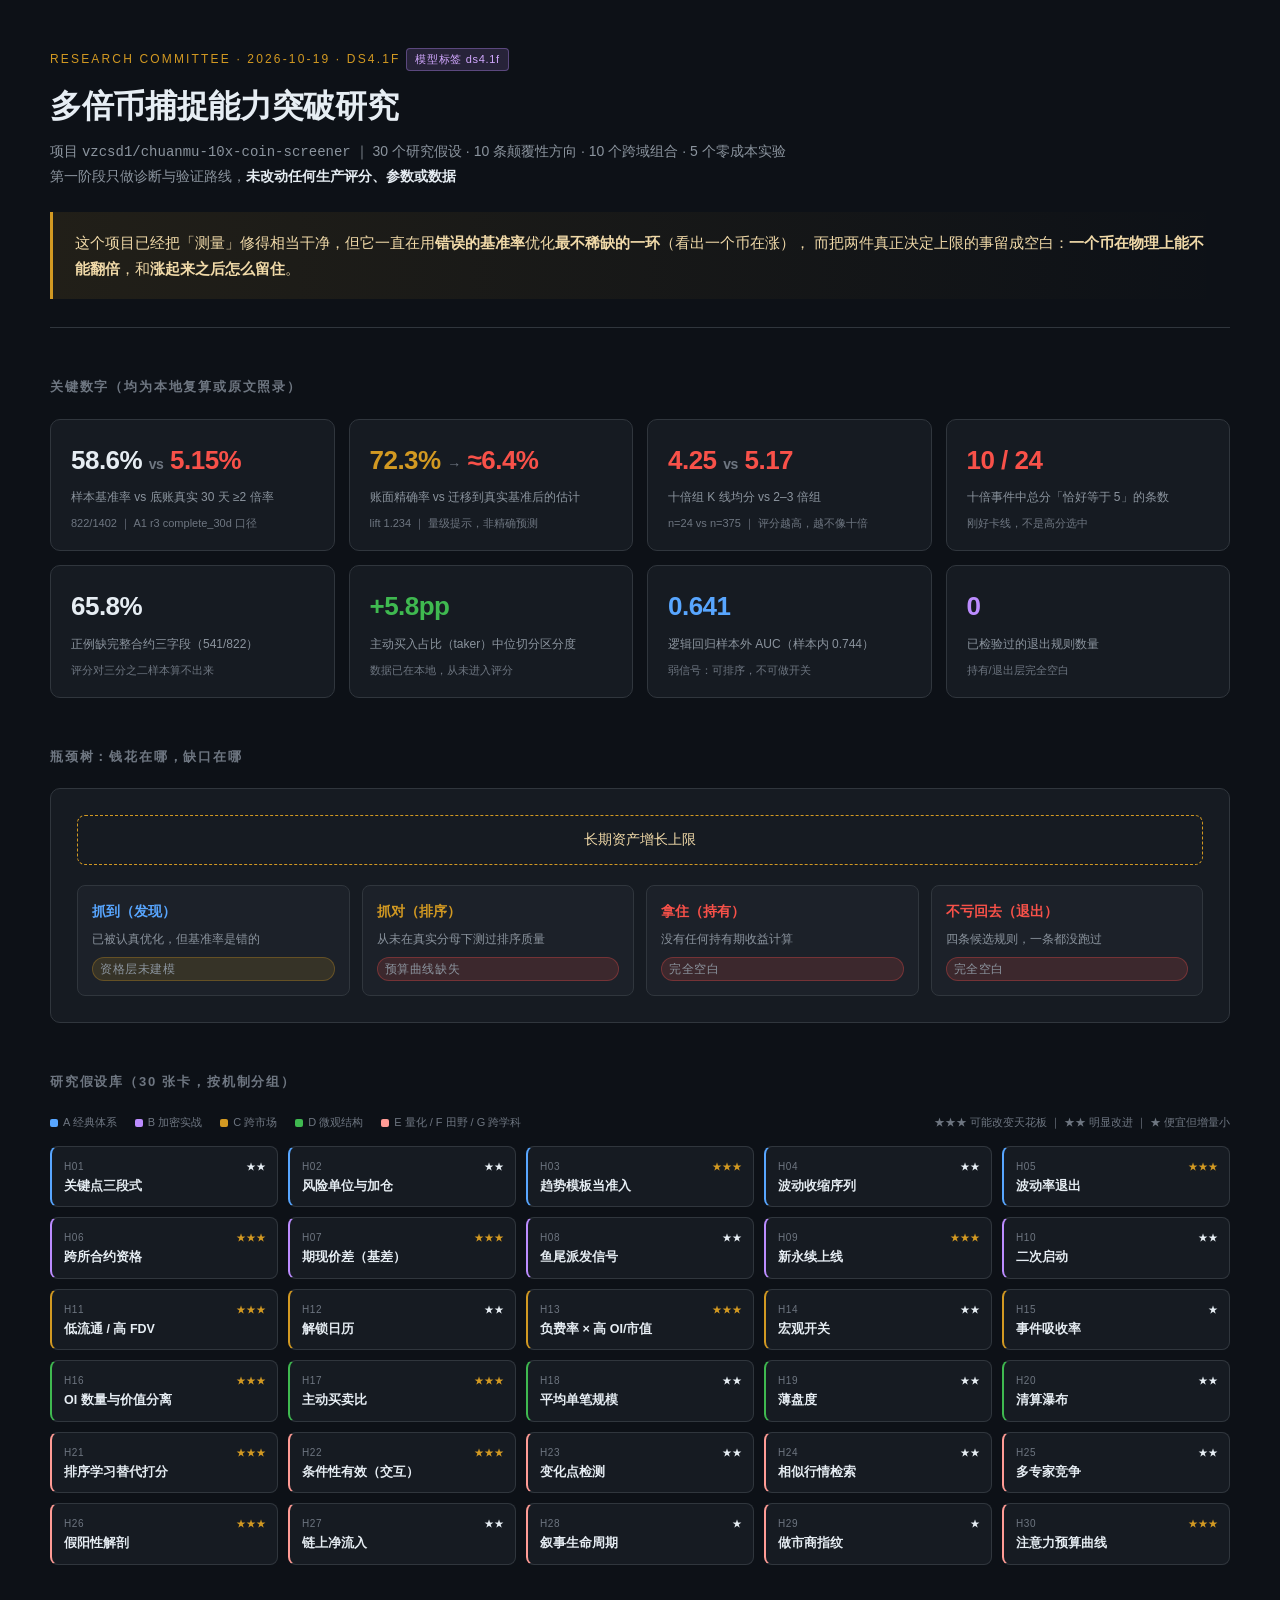
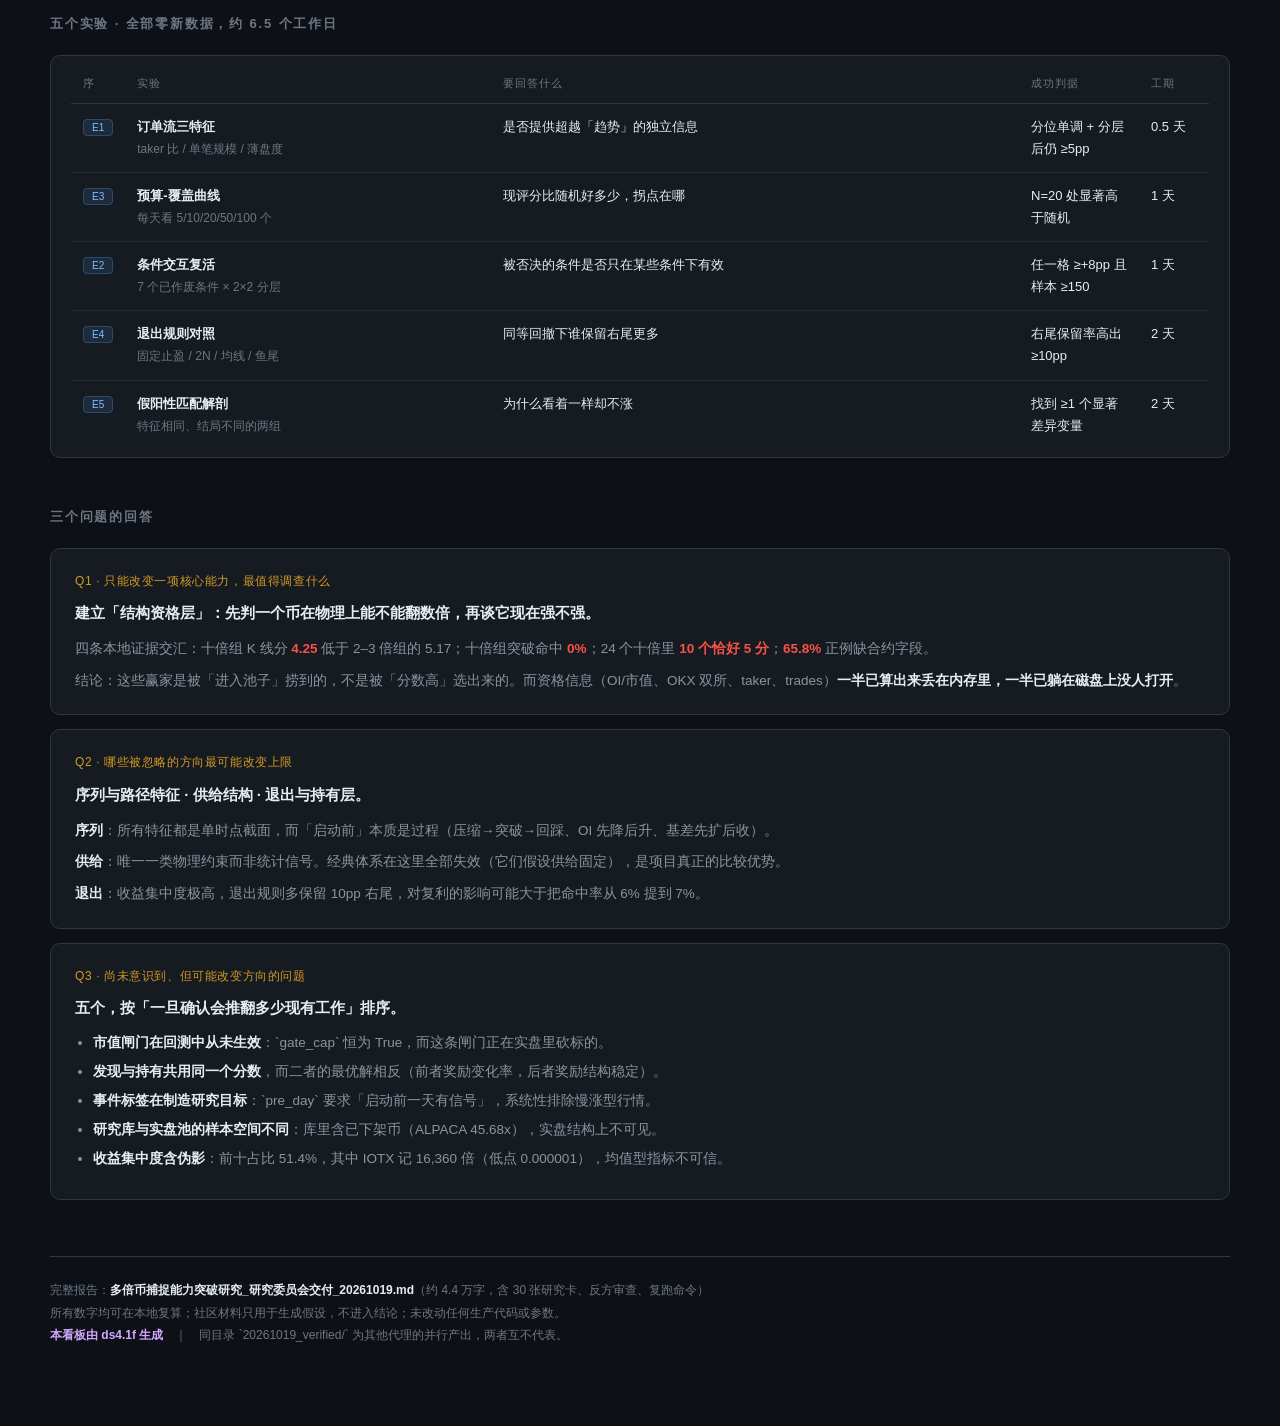
<file: research_committee/研究看板.html>
<!DOCTYPE html>
<html lang="zh-CN">
<head>
<meta charset="UTF-8">
<meta name="viewport" content="width=device-width, initial-scale=1.0">
<title>多倍币捕捉能力突破研究 · 决策看板</title>
<style>
  :root{
    --bg:#0d1117; --panel:#161b22; --panel2:#1c2129; --line:#30363d;
    --txt:#e6edf3; --mut:#8b949e; --dim:#6e7681;
    --gold:#d29922; --red:#f85149; --green:#3fb950; --blue:#58a6ff; --purple:#bc8cff;
  }
  *{box-sizing:border-box;margin:0;padding:0}
  body{
    background:var(--bg); color:var(--txt);
    font-family:-apple-system,BlinkMacSystemFont,"Segoe UI","Microsoft YaHei",sans-serif;
    line-height:1.7; padding:48px 32px 80px;
  }
  .wrap{max-width:1180px;margin:0 auto}
  header{border-bottom:1px solid var(--line);padding-bottom:28px;margin-bottom:40px}
  .kicker{color:var(--gold);font-size:12px;letter-spacing:.18em;text-transform:uppercase;margin-bottom:14px}
  .mtag{display:inline-block;background:rgba(188,140,255,.15);color:#d2a8ff;border:1px solid rgba(188,140,255,.35);
    border-radius:4px;padding:1px 8px;letter-spacing:.06em;font-size:11px;margin-left:6px;text-transform:none}
  h1{font-size:32px;font-weight:650;letter-spacing:-.01em;line-height:1.35}
  .sub{color:var(--mut);font-size:14px;margin-top:12px}
  .thesis{
    margin-top:24px;padding:18px 22px;background:linear-gradient(90deg,rgba(210,153,34,.10),transparent);
    border-left:3px solid var(--gold);font-size:15px;color:#f0d9a8;
  }
  h2{font-size:13px;letter-spacing:.14em;color:var(--dim);text-transform:uppercase;margin:48px 0 20px;font-weight:600}
  .grid{display:grid;gap:14px}
  .g4{grid-template-columns:repeat(4,1fr)}
  .g3{grid-template-columns:repeat(3,1fr)}
  .g2{grid-template-columns:repeat(2,1fr)}
  .card{background:var(--panel);border:1px solid var(--line);border-radius:10px;padding:18px 20px}
  .num{font-size:26px;font-weight:650;letter-spacing:-.02em;font-variant-numeric:tabular-nums}
  .lbl{font-size:12px;color:var(--mut);margin-top:6px;line-height:1.5}
  .src{font-size:11px;color:var(--dim);margin-top:8px}
  .red{color:var(--red)} .green{color:var(--green)} .blue{color:var(--blue)}
  .gold{color:var(--gold)} .purple{color:var(--purple)}
  .tree{background:var(--panel);border:1px solid var(--line);border-radius:10px;padding:26px}
  .root{text-align:center;padding:12px;border:1px dashed var(--gold);border-radius:8px;color:#f0d9a8;font-size:14px}
  .branch-row{display:grid;grid-template-columns:repeat(4,1fr);gap:12px;margin-top:20px}
  .branch{border-radius:8px;padding:14px;font-size:13px;border:1px solid var(--line);background:var(--panel2)}
  .branch b{display:block;font-size:14px;margin-bottom:6px}
  .branch span{color:var(--mut);font-size:12px;display:block;line-height:1.55}
  .tag{display:inline-block;font-size:10px;padding:2px 7px;border-radius:20px;margin-top:8px;letter-spacing:.05em}
  .t-hot{background:rgba(248,81,73,.15);color:#ff9b95;border:1px solid rgba(248,81,73,.3)}
  .t-mid{background:rgba(210,153,34,.15);color:#e3b341;border:1px solid rgba(210,153,34,.3)}
  .t-ok{background:rgba(63,185,80,.13);color:#56d364;border:1px solid rgba(63,185,80,.28)}
  .hyps{display:grid;grid-template-columns:repeat(5,1fr);gap:10px}
  .hyp{background:var(--panel);border:1px solid var(--line);border-radius:8px;padding:11px 12px;font-size:12px;position:relative;transition:.15s}
  .hyp:hover{border-color:#484f58;background:var(--panel2)}
  .hyp .id{font-size:10px;color:var(--dim);letter-spacing:.06em}
  .hyp .nm{font-weight:600;margin-top:3px;font-size:12.5px;line-height:1.4}
  .hyp .st{position:absolute;top:11px;right:11px;font-size:10px}
  .gA{border-left:2px solid var(--blue)}
  .gB{border-left:2px solid var(--purple)}
  .gC{border-left:2px solid var(--gold)}
  .gD{border-left:2px solid var(--green)}
  .gE{border-left:2px solid #ff9b95}
  table{width:100%;border-collapse:collapse;font-size:13px}
  th{text-align:left;color:var(--dim);font-weight:500;font-size:11px;letter-spacing:.08em;padding:10px 12px;border-bottom:1px solid var(--line)}
  td{padding:12px;border-bottom:1px solid rgba(48,54,61,.6);vertical-align:top}
  tr:last-child td{border-bottom:none}
  .pill{font-size:10px;padding:2px 8px;border-radius:4px;background:rgba(88,166,255,.12);color:#79c0ff;border:1px solid rgba(88,166,255,.25);white-space:nowrap}
  .ans{background:var(--panel);border:1px solid var(--line);border-radius:10px;padding:22px 24px;margin-bottom:14px}
  .ans .q{font-size:12px;color:var(--gold);letter-spacing:.05em;margin-bottom:10px}
  .ans .a{font-size:15px;font-weight:600;line-height:1.6;margin-bottom:12px}
  .ans p{font-size:13.5px;color:var(--mut);line-height:1.75}
  .ans p+p{margin-top:8px}
  ul{margin:8px 0 0 18px} li{font-size:13.5px;color:var(--mut);margin-bottom:6px;line-height:1.7}
  li b{color:var(--txt);font-weight:600}
  footer{margin-top:56px;padding-top:22px;border-top:1px solid var(--line);color:var(--dim);font-size:12px;line-height:1.9}
  .legend{display:flex;gap:18px;font-size:11px;color:var(--dim);margin-bottom:14px;flex-wrap:wrap}
  .dot{display:inline-block;width:8px;height:8px;border-radius:2px;margin-right:5px;vertical-align:middle}
</style>
</head>
<body>
<div class="wrap">

<header>
  <div class="kicker">Research Committee · 2026-10-19 · ds4.1f<span class="mtag">模型标签 ds4.1f</span></div>
  <h1>多倍币捕捉能力突破研究</h1>
  <div class="sub">
    项目 <code>vzcsd1/chuanmu-10x-coin-screener</code> ｜ 30 个研究假设 · 10 条颠覆性方向 · 10 个跨域组合 · 5 个零成本实验<br>
    第一阶段只做诊断与验证路线，<b style="color:var(--txt)">未改动任何生产评分、参数或数据</b>
  </div>
  <div class="thesis">
    这个项目已经把「测量」修得相当干净，但它一直在用<b>错误的基准率</b>优化<b>最不稀缺的一环</b>（看出一个币在涨），
    而把两件真正决定上限的事留成空白：<b>一个币在物理上能不能翻倍</b>，和<b>涨起来之后怎么留住</b>。
  </div>
</header>

<h2>关键数字（均为本地复算或原文照录）</h2>
<div class="grid g4">
  <div class="card">
    <div class="num">58.6% <span style="font-size:14px;color:var(--dim)">vs</span> <span class="red">5.15%</span></div>
    <div class="lbl">样本基准率 vs 底账真实 30 天 ≥2 倍率</div>
    <div class="src">822/1402 ｜ A1 r3 complete_30d 口径</div>
  </div>
  <div class="card">
    <div class="num gold">72.3% <span style="font-size:14px;color:var(--dim)">→</span> <span class="red">≈6.4%</span></div>
    <div class="lbl">账面精确率 vs 迁移到真实基准后的估计</div>
    <div class="src">lift 1.234 ｜ 量级提示，非精确预测</div>
  </div>
  <div class="card">
    <div class="num red">4.25 <span style="font-size:14px;color:var(--dim)">vs</span> 5.17</div>
    <div class="lbl">十倍组 K 线均分 vs 2–3 倍组</div>
    <div class="src">n=24 vs n=375 ｜ 评分越高，越不像十倍</div>
  </div>
  <div class="card">
    <div class="num red">10 / 24</div>
    <div class="lbl">十倍事件中总分「恰好等于 5」的条数</div>
    <div class="src">刚好卡线，不是高分选中</div>
  </div>
  <div class="card">
    <div class="num">65.8%</div>
    <div class="lbl">正例缺完整合约三字段（541/822）</div>
    <div class="src">评分对三分之二样本算不出来</div>
  </div>
  <div class="card">
    <div class="num green">+5.8pp</div>
    <div class="lbl">主动买入占比（taker）中位切分区分度</div>
    <div class="src">数据已在本地，从未进入评分</div>
  </div>
  <div class="card">
    <div class="num blue">0.641</div>
    <div class="lbl">逻辑回归样本外 AUC（样本内 0.744）</div>
    <div class="src">弱信号：可排序，不可做开关</div>
  </div>
  <div class="card">
    <div class="num purple">0</div>
    <div class="lbl">已检验过的退出规则数量</div>
    <div class="src">持有/退出层完全空白</div>
  </div>
</div>

<h2>瓶颈树：钱花在哪，缺口在哪</h2>
<div class="tree">
  <div class="root">长期资产增长上限</div>
  <div class="branch-row">
    <div class="branch">
      <b class="blue">抓到（发现）</b>
      <span>已被认真优化，但基准率是错的</span>
      <span class="tag t-mid">资格层未建模</span>
    </div>
    <div class="branch">
      <b class="gold">抓对（排序）</b>
      <span>从未在真实分母下测过排序质量</span>
      <span class="tag t-hot">预算曲线缺失</span>
    </div>
    <div class="branch">
      <b class="red">拿住（持有）</b>
      <span>没有任何持有期收益计算</span>
      <span class="tag t-hot">完全空白</span>
    </div>
    <div class="branch">
      <b class="red">不亏回去（退出）</b>
      <span>四条候选规则，一条都没跑过</span>
      <span class="tag t-hot">完全空白</span>
    </div>
  </div>
</div>

<h2>研究假设库（30 张卡，按机制分组）</h2>
<div class="legend">
  <span><i class="dot" style="background:var(--blue)"></i>A 经典体系</span>
  <span><i class="dot" style="background:var(--purple)"></i>B 加密实战</span>
  <span><i class="dot" style="background:var(--gold)"></i>C 跨市场</span>
  <span><i class="dot" style="background:var(--green)"></i>D 微观结构</span>
  <span><i class="dot" style="background:#ff9b95"></i>E 量化 / F 田野 / G 跨学科</span>
  <span style="margin-left:auto">★★★ 可能改变天花板 ｜ ★★ 明显改进 ｜ ★ 便宜但增量小</span>
</div>
<div class="hyps">
  <div class="hyp gA"><span class="st">★★</span><div class="id">H01</div><div class="nm">关键点三段式</div></div>
  <div class="hyp gA"><span class="st">★★</span><div class="id">H02</div><div class="nm">风险单位与加仓</div></div>
  <div class="hyp gA"><span class="st gold">★★★</span><div class="id">H03</div><div class="nm">趋势模板当准入</div></div>
  <div class="hyp gA"><span class="st">★★</span><div class="id">H04</div><div class="nm">波动收缩序列</div></div>
  <div class="hyp gA"><span class="st gold">★★★</span><div class="id">H05</div><div class="nm">波动率退出</div></div>

  <div class="hyp gB"><span class="st gold">★★★</span><div class="id">H06</div><div class="nm">跨所合约资格</div></div>
  <div class="hyp gB"><span class="st gold">★★★</span><div class="id">H07</div><div class="nm">期现价差（基差）</div></div>
  <div class="hyp gB"><span class="st">★★</span><div class="id">H08</div><div class="nm">鱼尾派发信号</div></div>
  <div class="hyp gB"><span class="st gold">★★★</span><div class="id">H09</div><div class="nm">新永续上线</div></div>
  <div class="hyp gB"><span class="st">★★</span><div class="id">H10</div><div class="nm">二次启动</div></div>

  <div class="hyp gC"><span class="st gold">★★★</span><div class="id">H11</div><div class="nm">低流通 / 高 FDV</div></div>
  <div class="hyp gC"><span class="st">★★</span><div class="id">H12</div><div class="nm">解锁日历</div></div>
  <div class="hyp gC"><span class="st gold">★★★</span><div class="id">H13</div><div class="nm">负费率 × 高 OI/市值</div></div>
  <div class="hyp gC"><span class="st">★★</span><div class="id">H14</div><div class="nm">宏观开关</div></div>
  <div class="hyp gC"><span class="st">★</span><div class="id">H15</div><div class="nm">事件吸收率</div></div>

  <div class="hyp gD"><span class="st gold">★★★</span><div class="id">H16</div><div class="nm">OI 数量与价值分离</div></div>
  <div class="hyp gD"><span class="st gold">★★★</span><div class="id">H17</div><div class="nm">主动买卖比</div></div>
  <div class="hyp gD"><span class="st">★★</span><div class="id">H18</div><div class="nm">平均单笔规模</div></div>
  <div class="hyp gD"><span class="st">★★</span><div class="id">H19</div><div class="nm">薄盘度</div></div>
  <div class="hyp gD"><span class="st">★★</span><div class="id">H20</div><div class="nm">清算瀑布</div></div>

  <div class="hyp gE"><span class="st gold">★★★</span><div class="id">H21</div><div class="nm">排序学习替代打分</div></div>
  <div class="hyp gE"><span class="st gold">★★★</span><div class="id">H22</div><div class="nm">条件性有效（交互）</div></div>
  <div class="hyp gE"><span class="st">★★</span><div class="id">H23</div><div class="nm">变化点检测</div></div>
  <div class="hyp gE"><span class="st">★★</span><div class="id">H24</div><div class="nm">相似行情检索</div></div>
  <div class="hyp gE"><span class="st">★★</span><div class="id">H25</div><div class="nm">多专家竞争</div></div>

  <div class="hyp gE"><span class="st gold">★★★</span><div class="id">H26</div><div class="nm">假阳性解剖</div></div>
  <div class="hyp gE"><span class="st">★★</span><div class="id">H27</div><div class="nm">链上净流入</div></div>
  <div class="hyp gE"><span class="st">★</span><div class="id">H28</div><div class="nm">叙事生命周期</div></div>
  <div class="hyp gE"><span class="st">★</span><div class="id">H29</div><div class="nm">做市商指纹</div></div>
  <div class="hyp gE"><span class="st gold">★★★</span><div class="id">H30</div><div class="nm">注意力预算曲线</div></div>
</div>

<h2>五个实验 · 全部零新数据，约 6.5 个工作日</h2>
<div class="card" style="padding:8px 20px">
<table>
  <thead><tr><th style="width:52px">序</th><th>实验</th><th>要回答什么</th><th style="width:120px">成功判据</th><th style="width:70px">工期</th></tr></thead>
  <tbody>
    <tr><td><span class="pill">E1</span></td><td><b>订单流三特征</b><br><span style="color:var(--dim);font-size:12px">taker 比 / 单笔规模 / 薄盘度</span></td><td>是否提供超越「趋势」的独立信息</td><td>分位单调 + 分层后仍 ≥5pp</td><td>0.5 天</td></tr>
    <tr><td><span class="pill">E3</span></td><td><b>预算-覆盖曲线</b><br><span style="color:var(--dim);font-size:12px">每天看 5/10/20/50/100 个</span></td><td>现评分比随机好多少，拐点在哪</td><td>N=20 处显著高于随机</td><td>1 天</td></tr>
    <tr><td><span class="pill">E2</span></td><td><b>条件交互复活</b><br><span style="color:var(--dim);font-size:12px">7 个已作废条件 × 2×2 分层</span></td><td>被否决的条件是否只在某些条件下有效</td><td>任一格 ≥+8pp 且样本 ≥150</td><td>1 天</td></tr>
    <tr><td><span class="pill">E4</span></td><td><b>退出规则对照</b><br><span style="color:var(--dim);font-size:12px">固定止盈 / 2N / 均线 / 鱼尾</span></td><td>同等回撤下谁保留右尾更多</td><td>右尾保留率高出 ≥10pp</td><td>2 天</td></tr>
    <tr><td><span class="pill">E5</span></td><td><b>假阳性匹配解剖</b><br><span style="color:var(--dim);font-size:12px">特征相同、结局不同的两组</span></td><td>为什么看着一样却不涨</td><td>找到 ≥1 个显著差异变量</td><td>2 天</td></tr>
  </tbody>
</table>
</div>

<h2>三个问题的回答</h2>

<div class="ans">
  <div class="q">Q1 · 只能改变一项核心能力，最值得调查什么</div>
  <div class="a">建立「结构资格层」：先判一个币在物理上能不能翻数倍，再谈它现在强不强。</div>
  <p>四条本地证据交汇：十倍组 K 线分 <b class="red">4.25</b> 低于 2–3 倍组的 5.17；十倍组突破命中 <b class="red">0%</b>；24 个十倍里 <b class="red">10 个恰好 5 分</b>；<b class="red">65.8%</b> 正例缺合约字段。</p>
  <p>结论：这些赢家是被「进入池子」捞到的，不是被「分数高」选出来的。而资格信息（OI/市值、OKX 双所、taker、trades）<b style="color:var(--txt)">一半已算出来丢在内存里，一半已躺在磁盘上没人打开</b>。</p>
</div>

<div class="ans">
  <div class="q">Q2 · 哪些被忽略的方向最可能改变上限</div>
  <div class="a">序列与路径特征 · 供给结构 · 退出与持有层。</div>
  <p><b style="color:var(--txt)">序列</b>：所有特征都是单时点截面，而「启动前」本质是过程（压缩→突破→回踩、OI 先降后升、基差先扩后收）。</p>
  <p><b style="color:var(--txt)">供给</b>：唯一一类物理约束而非统计信号。经典体系在这里全部失效（它们假设供给固定），是项目真正的比较优势。</p>
  <p><b style="color:var(--txt)">退出</b>：收益集中度极高，退出规则多保留 10pp 右尾，对复利的影响可能大于把命中率从 6% 提到 7%。</p>
</div>

<div class="ans">
  <div class="q">Q3 · 尚未意识到、但可能改变方向的问题</div>
  <div class="a">五个，按「一旦确认会推翻多少现有工作」排序。</div>
  <ul>
    <li><b>市值闸门在回测中从未生效</b>：`gate_cap` 恒为 True，而这条闸门正在实盘里砍标的。</li>
    <li><b>发现与持有共用同一个分数</b>，而二者的最优解相反（前者奖励变化率，后者奖励结构稳定）。</li>
    <li><b>事件标签在制造研究目标</b>：`pre_day` 要求「启动前一天有信号」，系统性排除慢涨型行情。</li>
    <li><b>研究库与实盘池的样本空间不同</b>：库里含已下架币（ALPACA 45.68x），实盘结构上不可见。</li>
    <li><b>收益集中度含伪影</b>：前十占比 51.4%，其中 IOTX 记 16,360 倍（低点 0.000001），均值型指标不可信。</li>
  </ul>
</div>

<footer>
  完整报告：<b style="color:var(--txt)">多倍币捕捉能力突破研究_研究委员会交付_20261019.md</b>（约 4.4 万字，含 30 张研究卡、反方审查、复跑命令）<br>
  所有数字均可在本地复算；社区材料只用于生成假设，不进入结论；未改动任何生产代码或参数。<br>
  <b style="color:#d2a8ff">本看板由 ds4.1f 生成</b>　｜　同目录 `20261019_verified/` 为其他代理的并行产出，两者互不代表。
</footer>

</div>
</body>
</html>
</file>
